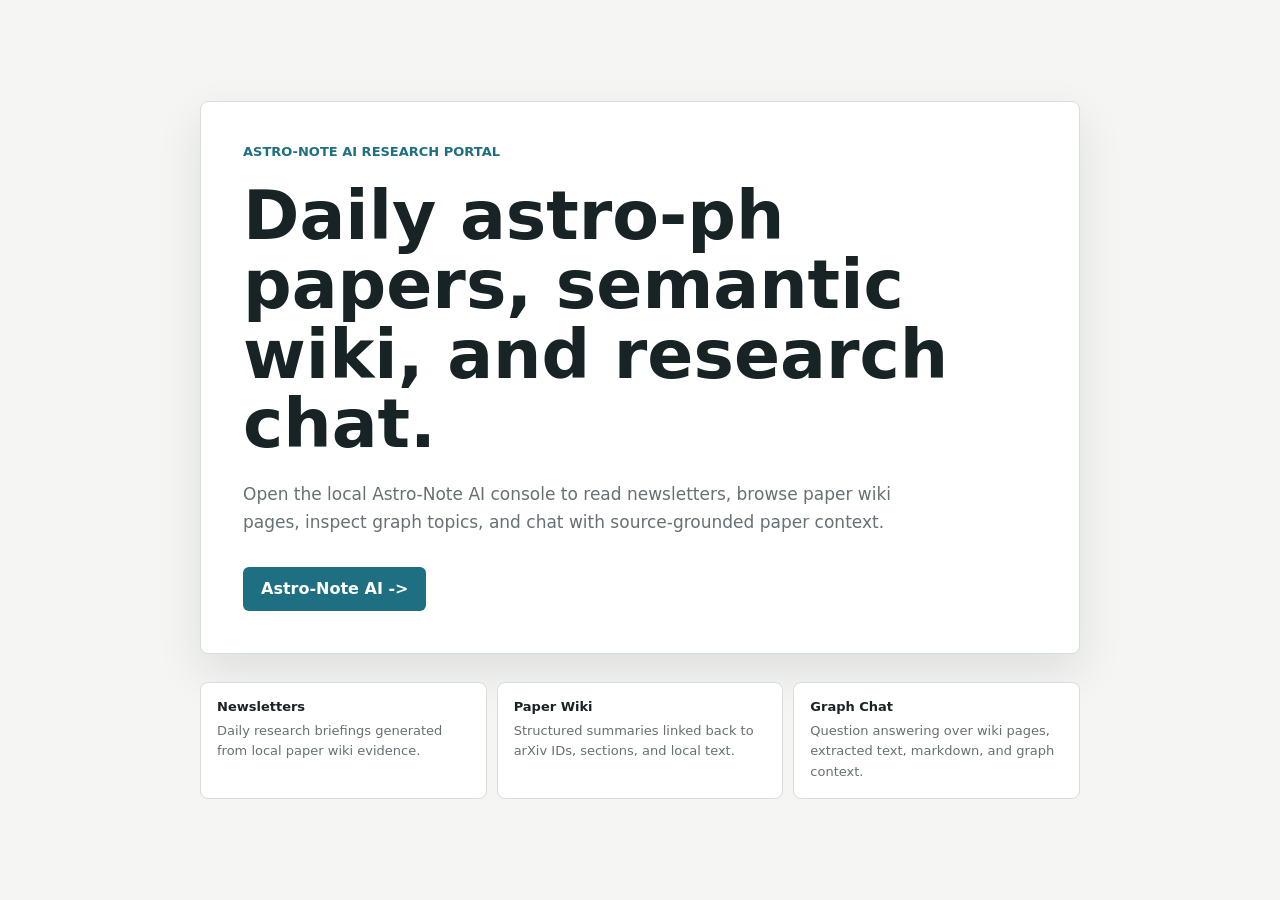
<file: _internal/app/index.html>
<!doctype html>
<html lang="en">
<head>
  <meta charset="utf-8">
  <meta name="viewport" content="width=device-width, initial-scale=1">
  <title>Astro-ph Research Portal</title>
  <style>
    :root {
      color-scheme: light;
      --bg: #f5f6f3;
      --panel: #ffffff;
      --ink: #182326;
      --muted: #657174;
      --line: #d7ddda;
      --accent: #1e6f82;
      --accent-dark: #15586a;
      --shadow: 0 18px 45px rgba(20, 28, 30, 0.10);
    }

    * { box-sizing: border-box; }

    body {
      margin: 0;
      min-height: 100vh;
      display: grid;
      place-items: center;
      padding: 32px;
      background: var(--bg);
      color: var(--ink);
      font-family: Inter, ui-sans-serif, system-ui, -apple-system, BlinkMacSystemFont, "Segoe UI", sans-serif;
    }

    main {
      width: min(880px, 100%);
      display: grid;
      gap: 28px;
    }

    .hero {
      display: grid;
      gap: 22px;
      padding: 42px;
      border: 1px solid var(--line);
      border-radius: 8px;
      background: var(--panel);
      box-shadow: var(--shadow);
    }

    .eyebrow {
      color: var(--accent);
      font-size: 13px;
      font-weight: 750;
      letter-spacing: 0;
      text-transform: uppercase;
    }

    h1 {
      max-width: 760px;
      margin: 0;
      font-size: clamp(34px, 6vw, 68px);
      line-height: 1.02;
      letter-spacing: 0;
    }

    p {
      max-width: 660px;
      margin: 0;
      color: var(--muted);
      font-size: 17px;
      line-height: 1.65;
    }

    .actions {
      display: flex;
      gap: 12px;
      flex-wrap: wrap;
      align-items: center;
      margin-top: 8px;
    }

    .primary {
      display: inline-flex;
      align-items: center;
      justify-content: center;
      min-height: 44px;
      padding: 0 18px;
      border-radius: 6px;
      background: var(--accent);
      color: #ffffff;
      font-weight: 750;
      text-decoration: none;
    }

    .primary:hover {
      background: var(--accent-dark);
    }

    .meta {
      display: grid;
      grid-template-columns: repeat(3, minmax(0, 1fr));
      gap: 10px;
    }

    .meta div {
      min-height: 82px;
      padding: 16px;
      border: 1px solid var(--line);
      border-radius: 8px;
      background: var(--panel);
    }

    .meta strong {
      display: block;
      margin-bottom: 6px;
      font-size: 13px;
    }

    .meta span {
      color: var(--muted);
      font-size: 13px;
      line-height: 1.45;
    }

    @media (max-width: 720px) {
      body { padding: 18px; }
      .hero { padding: 28px; }
      .meta { grid-template-columns: 1fr; }
    }
  </style>
</head>
<body>
  <main>
    <section class="hero">
      <div class="eyebrow">Astro-Note AI Research Portal</div>
      <h1>Daily astro-ph papers, semantic wiki, and research chat.</h1>
      <p>
        Open the local Astro-Note AI console to read newsletters, browse paper wiki pages,
        inspect graph topics, and chat with source-grounded paper context.
      </p>
      <div class="actions">
        <a class="primary" href="/astro-ph-llm-wiki">Astro-Note AI -&gt;</a>
      </div>
    </section>
    <section class="meta" aria-label="Portal highlights">
      <div>
        <strong>Newsletters</strong>
        <span>Daily research briefings generated from local paper wiki evidence.</span>
      </div>
      <div>
        <strong>Paper Wiki</strong>
        <span>Structured summaries linked back to arXiv IDs, sections, and local text.</span>
      </div>
      <div>
        <strong>Graph Chat</strong>
        <span>Question answering over wiki pages, extracted text, markdown, and graph context.</span>
      </div>
    </section>
  </main>
</body>
</html>
</file>
